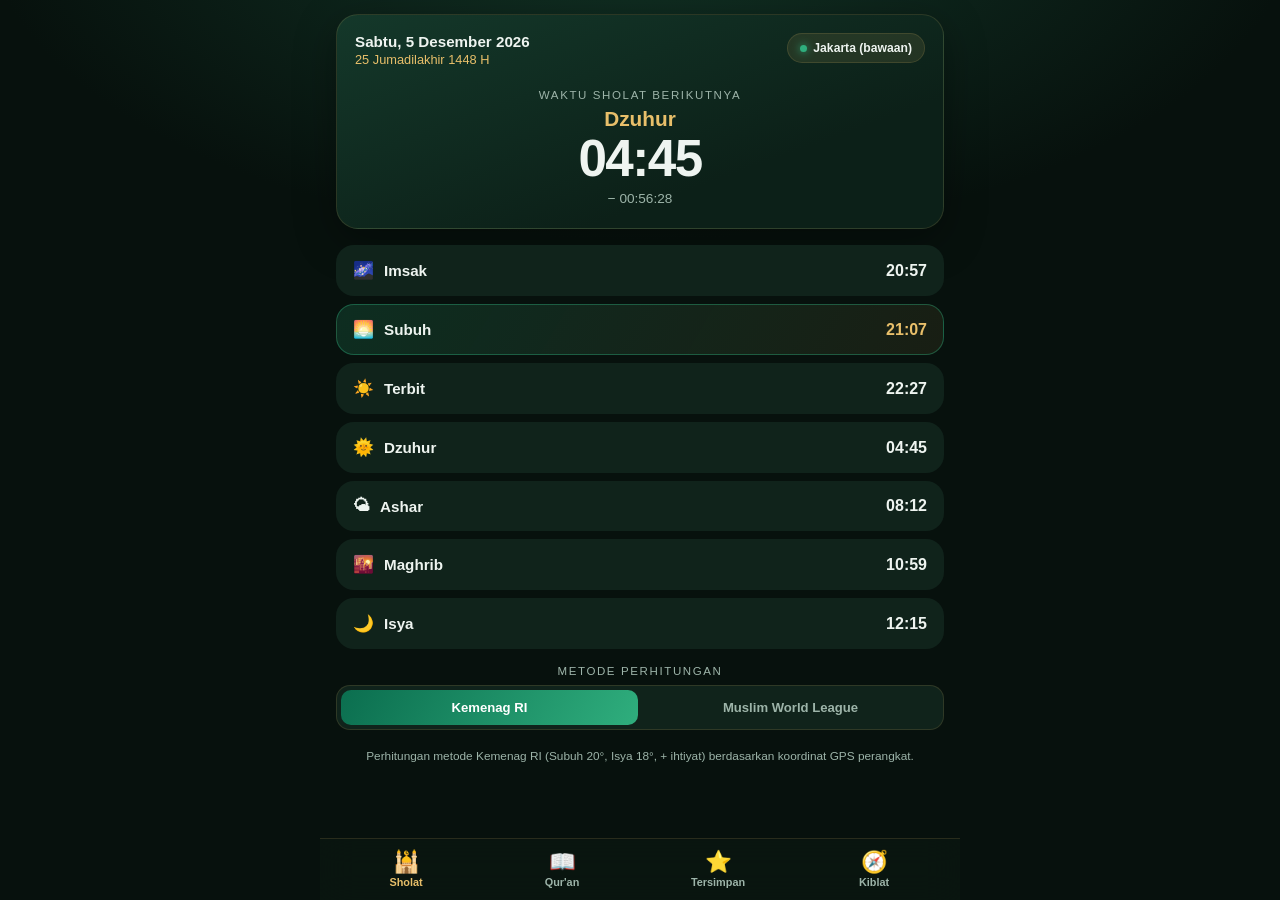
<file: index.html>
<!DOCTYPE html>
<html lang="id">
<head>
  <meta charset="UTF-8" />
  <!-- viewport-fit=cover lets content extend under the notch; pair with safe-area CSS -->
  <meta name="viewport" content="width=device-width, initial-scale=1, viewport-fit=cover, user-scalable=no" />
  <title>Sahabat Muslim</title>

  <!-- PWA / theming -->
  <link rel="manifest" href="manifest.webmanifest" />
  <meta name="theme-color" content="#07281E" />

  <!-- iOS Home Screen behaviour. Declare BOTH the modern and legacy keys. -->
  <meta name="mobile-web-app-capable" content="yes" />
  <meta name="apple-mobile-web-app-capable" content="yes" />
  <meta name="apple-mobile-web-app-status-bar-style" content="black-translucent" />
  <meta name="apple-mobile-web-app-title" content="Muslim" />
  <link rel="apple-touch-icon" href="icons/apple-touch-icon-180.png" />

  <link rel="stylesheet" href="styles.css" />
</head>
<body>
  <main id="app">

    <!-- ══════════ TAB: JADWAL SHOLAT ══════════ -->
    <section id="tab-sholat" class="tab active">
      <header class="hero">
        <div class="hero-top">
          <div>
            <div id="tanggal-masehi" class="tanggal">—</div>
            <div id="tanggal-hijriah" class="tanggal-hijriah"></div>
          </div>
          <button id="btn-lokasi" class="chip" title="Perbarui lokasi">
            <span class="dot"></span><span id="nama-lokasi">Mencari lokasi…</span>
          </button>
        </div>
        <div class="hero-next">
          <div class="hero-label">Waktu sholat berikutnya</div>
          <div id="next-name" class="hero-sholat">—</div>
          <div id="next-time" class="hero-jam">--:--</div>
          <div id="countdown" class="hero-count"></div>
        </div>
      </header>

      <div id="daftar-waktu" class="cards"></div>

      <div class="metode-wrap">
        <div class="metode-label">Metode perhitungan</div>
        <div class="segmen" id="pilih-metode">
          <button class="segbtn" data-metode="kemenag">Kemenag RI</button>
          <button class="segbtn" data-metode="mwl">Muslim World League</button>
        </div>
      </div>

      <p class="catatan" id="catatan-metode"></p>
    </section>

    <!-- ══════════ TAB: AL-QUR'AN ══════════ -->
    <section id="tab-quran" class="tab">
      <!-- daftar surah -->
      <div id="quran-list-view">
        <header class="page-head">
          <h1>Al-Qur'an</h1>
          <p class="subtle">Mushaf Al-Qur'an Standar Usmani Indonesia — Kemenag RI</p>
        </header>
        <button id="btn-lanjut" class="resume hidden"></button>
        <div class="searchwrap">
          <input id="cari-surah" type="search" placeholder="Cari surah… (nama / nomor / arti)"
                 autocomplete="off" />
        </div>
        <div id="daftar-surah" class="surah-list"></div>
      </div>

      <!-- pembaca surah -->
      <div id="quran-reader-view" class="hidden">
        <header class="reader-head">
          <button id="btn-kembali" class="iconbtn" aria-label="Kembali">‹</button>
          <div class="reader-title">
            <div id="reader-nama">—</div>
            <div id="reader-info" class="subtle"></div>
          </div>
          <div class="reader-tools">
            <button id="btn-font-kecil" class="iconbtn" aria-label="Perkecil huruf">A−</button>
            <button id="btn-font-besar" class="iconbtn" aria-label="Perbesar huruf">A+</button>
          </div>
        </header>
        <div class="reader-opts">
          <label><input type="checkbox" id="opt-latin" /> Latin</label>
          <label><input type="checkbox" id="opt-terjemah" checked /> Terjemahan</label>
        </div>
        <div id="basmalah" class="basmalah hidden">بِسْمِ اللّٰهِ الرَّحْمٰنِ الرَّحِيْمِ</div>
        <div id="daftar-ayat" class="ayat-list"></div>
        <div class="reader-nav">
          <button id="btn-prev-surah" class="navbtn">‹ Sebelumnya</button>
          <button id="btn-next-surah" class="navbtn">Berikutnya ›</button>
        </div>
      </div>
    </section>

    <!-- ══════════ TAB: AYAT TERSIMPAN ══════════ -->
    <section id="tab-simpan" class="tab">
      <header class="page-head">
        <h1>Ayat Tersimpan</h1>
        <p class="subtle">Semua ayat yang kamu bookmark dengan ⭐</p>
      </header>
      <div id="daftar-simpan" class="bookmark-list"></div>
      <p id="simpan-kosong" class="catatan hidden">Belum ada ayat tersimpan.
        Buka surah di tab Qur'an lalu ketuk ☆ pada ayat untuk menyimpannya.</p>
    </section>

    <!-- ══════════ TAB: KIBLAT ══════════ -->
    <section id="tab-kiblat" class="tab">
      <header class="page-head">
        <h1>Arah Kiblat</h1>
        <p class="subtle" id="kiblat-info">Menghitung arah dari lokasimu ke Ka'bah…</p>
      </header>

      <div class="compass-wrap">
        <div id="compass-dial" class="compass-dial">
          <div class="tick-n">U</div><div class="tick-e">T</div>
          <div class="tick-s">S</div><div class="tick-w">B</div>
          <div id="qibla-needle" class="qibla-needle">
            <div class="needle-line"></div>
            <div class="needle-kaaba">🕋</div>
          </div>
        </div>
        <div id="heading-readout" class="heading-readout">—</div>
      </div>

      <div id="kiblat-status" class="kiblat-status"></div>
      <button id="btn-kompas" class="bigbtn">Aktifkan Kompas</button>
      <p class="catatan">Jauhkan iPhone dari benda logam/magnet. Gerakkan membentuk angka 8
        untuk kalibrasi bila arah terasa tidak akurat. Arah dihitung dengan lingkaran besar
        (great circle) menuju Ka'bah, Makkah.</p>
    </section>

  </main>

  <!-- tab bar bawah -->
  <nav class="tabbar">
    <button class="tabbtn active" data-tab="tab-sholat">
      <span class="tabicon">🕌</span><span>Sholat</span>
    </button>
    <button class="tabbtn" data-tab="tab-quran">
      <span class="tabicon">📖</span><span>Qur'an</span>
    </button>
    <button class="tabbtn" data-tab="tab-simpan">
      <span class="tabicon">⭐</span><span>Tersimpan</span>
    </button>
    <button class="tabbtn" data-tab="tab-kiblat">
      <span class="tabicon">🧭</span><span>Kiblat</span>
    </button>
  </nav>

  <script src="app.js"></script>
  <script>
    // Register the service worker only in a secure context (HTTPS or
    // localhost). iOS silently refuses SWs on plain-http LAN addresses.
    if ('serviceWorker' in navigator &&
        (location.protocol === 'https:' || location.hostname === 'localhost')) {
      window.addEventListener('load', () => {
        navigator.serviceWorker.register('service-worker.js').catch((err) =>
          console.warn('SW registration failed:', err)
        );
      });
    }
  </script>
</body>
</html>
</file>
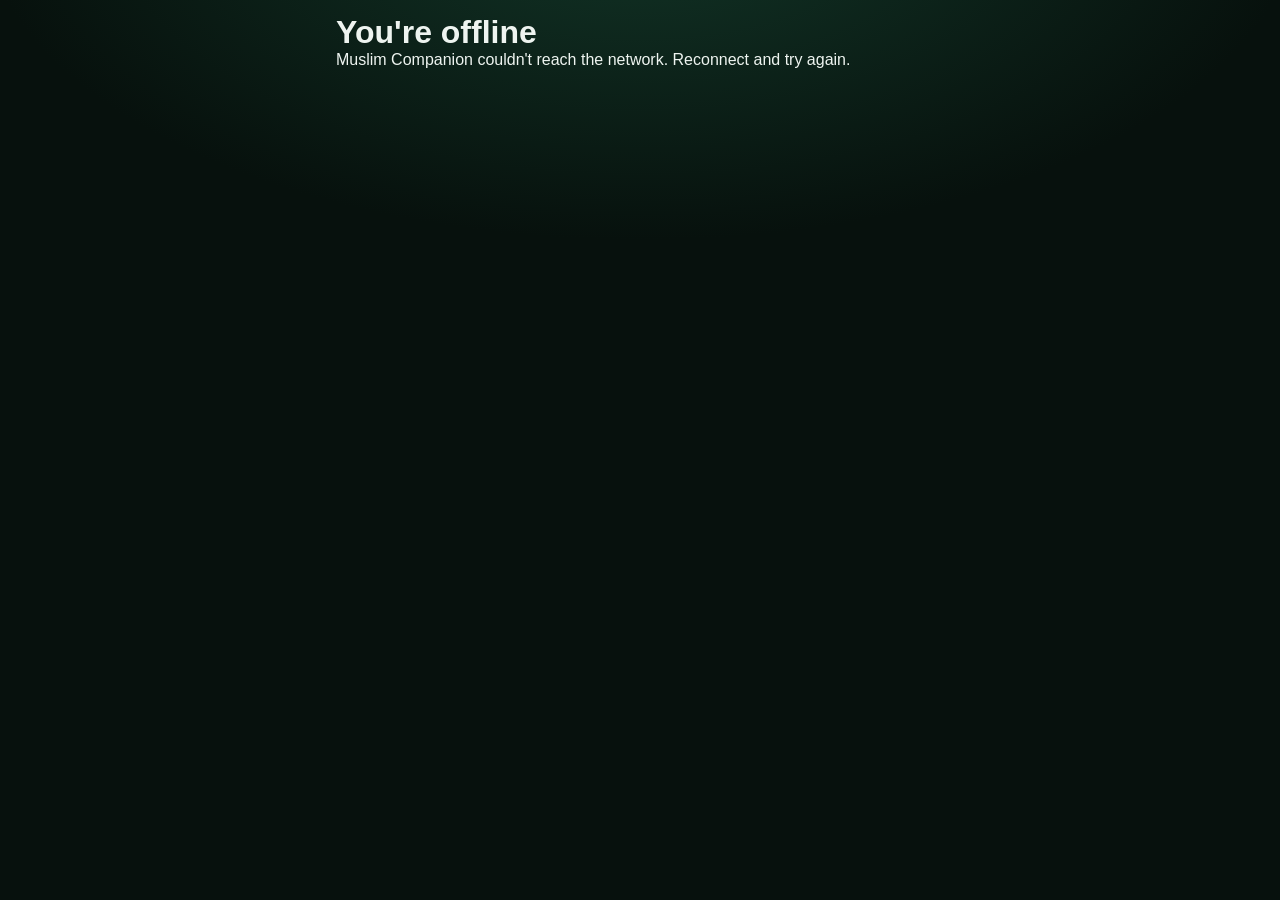
<file: offline.html>
<!DOCTYPE html>
<html lang="en">
<head>
  <meta charset="UTF-8" />
  <meta name="viewport" content="width=device-width, initial-scale=1, viewport-fit=cover" />
  <title>Offline, Muslim Companion</title>
  <link rel="stylesheet" href="styles.css" />
</head>
<body>
  <main id="app">
    <h1>You're offline</h1>
    <p>Muslim Companion couldn't reach the network. Reconnect and try again.</p>
  </main>
</body>
</html>
</file>
<file: styles.css>
/* ── Sahabat Muslim ── tema zamrud gelap + aksen emas ─────────────── */
@font-face {
  font-family: "LPMQ";
  src: url("fonts/LPMQ-Isep-Misbah.woff2") format("woff2");
  font-display: swap;
}

:root {
  --bg: #07110d;
  --bg2: #0b1a14;
  --card: #10231b;
  --card2: #142b21;
  --line: rgba(232, 191, 106, 0.14);
  --teks: #eef4f0;
  --redup: #9db4a9;
  --emas: #e8bf6a;
  --hijau: #2fae7d;
  --hijau-tua: #0b6e4f;
  --radius: 18px;
  --arab-size: 1.75rem;
}

* { margin: 0; padding: 0; box-sizing: border-box; }
html { -webkit-text-size-adjust: 100%; }

body {
  font-family: -apple-system, BlinkMacSystemFont, "SF Pro Text", "Segoe UI", Roboto, sans-serif;
  background:
    radial-gradient(1200px 600px at 50% -10%, #123527 0%, var(--bg) 55%) fixed,
    var(--bg);
  color: var(--teks);
  min-height: 100vh;
  min-height: 100dvh;
  -webkit-font-smoothing: antialiased;
  overscroll-behavior-y: none;
}

#app {
  max-width: 640px;
  margin: 0 auto;
  padding: calc(env(safe-area-inset-top) + 14px) 16px
           calc(env(safe-area-inset-bottom) + 96px);
}

.tab { display: none; }
.tab.active { display: block; animation: fadein .25s ease; }
@keyframes fadein { from { opacity: 0; transform: translateY(6px); } to { opacity: 1; } }

.hidden { display: none !important; }
.subtle { color: var(--redup); font-size: .82rem; }
.catatan {
  color: var(--redup); font-size: .74rem; line-height: 1.5;
  margin-top: 18px; text-align: center; padding: 0 8px;
}

/* ── header halaman ── */
.page-head { padding: 10px 2px 14px; }
.page-head h1 {
  font-size: 1.6rem; font-weight: 800; letter-spacing: -.02em;
  background: linear-gradient(120deg, var(--teks), var(--emas));
  -webkit-background-clip: text; background-clip: text;
  -webkit-text-fill-color: transparent;
}
.page-head .subtle { margin-top: 4px; }

/* ── TAB SHOLAT ── */
.hero {
  background: linear-gradient(160deg, #14382a 0%, #0c2018 70%);
  border: 1px solid var(--line);
  border-radius: 22px;
  padding: 18px 18px 22px;
  box-shadow: 0 12px 40px rgba(0, 0, 0, .35);
}
.hero-top {
  display: flex; justify-content: space-between; align-items: flex-start; gap: 10px;
}
.tanggal { font-weight: 700; font-size: .95rem; }
.tanggal-hijriah { color: var(--emas); font-size: .8rem; margin-top: 2px; }

.chip {
  display: inline-flex; align-items: center; gap: 6px;
  background: rgba(232, 191, 106, .1);
  border: 1px solid var(--line);
  color: var(--teks);
  border-radius: 999px; padding: 7px 12px;
  font-size: .76rem; font-weight: 600;
  max-width: 180px; white-space: nowrap; overflow: hidden; text-overflow: ellipsis;
}
.chip .dot {
  width: 7px; height: 7px; border-radius: 50%;
  background: var(--hijau); flex: none;
  box-shadow: 0 0 8px var(--hijau);
}

.hero-next { text-align: center; margin-top: 22px; }
.hero-label {
  color: var(--redup); font-size: .72rem; text-transform: uppercase;
  letter-spacing: .14em;
}
.hero-sholat { color: var(--emas); font-weight: 800; font-size: 1.3rem; margin-top: 6px; }
.hero-jam {
  font-size: 3.2rem; font-weight: 800; letter-spacing: -.03em;
  font-variant-numeric: tabular-nums; line-height: 1.1;
}
.hero-count { color: var(--redup); font-size: .85rem; margin-top: 4px; font-variant-numeric: tabular-nums; }

.cards { margin-top: 16px; display: grid; gap: 8px; }
.waktu-row {
  display: flex; align-items: center; justify-content: space-between;
  background: var(--card);
  border: 1px solid transparent;
  border-radius: var(--radius);
  padding: 14px 16px;
}
.waktu-row.aktif {
  background: linear-gradient(120deg, rgba(47, 174, 125, .18), rgba(232, 191, 106, .08));
  border-color: rgba(47, 174, 125, .4);
}
.waktu-row.lewat { opacity: .5; }
.waktu-nama { display: flex; align-items: center; gap: 10px; font-weight: 600; font-size: .95rem; }
.waktu-ikon { font-size: 1.05rem; }
.waktu-jam { font-weight: 700; font-variant-numeric: tabular-nums; font-size: 1rem; }
.waktu-row.aktif .waktu-jam { color: var(--emas); }

.metode-wrap { margin-top: 16px; }
.metode-label {
  color: var(--redup); font-size: .72rem; text-transform: uppercase;
  letter-spacing: .14em; text-align: center; margin-bottom: 8px;
}
.segmen {
  display: flex; gap: 4px; padding: 4px;
  background: var(--card); border: 1px solid var(--line); border-radius: 14px;
}
.segbtn {
  flex: 1; border: none; background: none;
  color: var(--redup); font-weight: 600; font-size: .82rem;
  padding: 10px 8px; border-radius: 10px;
}
.segbtn.active {
  background: linear-gradient(120deg, var(--hijau-tua), var(--hijau));
  color: #fff;
}

/* ── TAB QUR'AN ── */
.searchwrap { margin: 4px 0 12px; }
#cari-surah {
  width: 100%; padding: 12px 16px;
  background: var(--card); color: var(--teks);
  border: 1px solid var(--line); border-radius: 14px;
  font-size: .95rem; outline: none;
  -webkit-appearance: none;
}
#cari-surah::placeholder { color: var(--redup); }

.resume {
  width: 100%; text-align: left;
  background: linear-gradient(120deg, rgba(232,191,106,.16), rgba(47,174,125,.1));
  border: 1px solid var(--line); color: var(--teks);
  border-radius: 14px; padding: 12px 16px; margin-bottom: 12px;
  font-size: .88rem; font-weight: 600;
}
.resume small { display: block; color: var(--redup); font-weight: 400; margin-top: 2px; }

.surah-list { display: grid; gap: 8px; }
.surah-item {
  display: flex; align-items: center; gap: 12px;
  background: var(--card); border: 1px solid transparent;
  border-radius: var(--radius); padding: 12px 14px;
  color: var(--teks); text-align: left; width: 100%;
  transition: transform .08s;
}
.surah-item:active { transform: scale(.985); background: var(--card2); }
.surah-no {
  flex: none; width: 38px; height: 38px;
  display: grid; place-items: center;
  background: rgba(232,191,106,.1); color: var(--emas);
  border-radius: 12px; font-weight: 700; font-size: .82rem;
}
.surah-mid { flex: 1; min-width: 0; }
.surah-latin { display: block; font-weight: 700; font-size: .95rem; }
.surah-arti { display: block; color: var(--redup); font-size: .76rem; margin-top: 2px; }
.surah-ar {
  font-family: "LPMQ", "Geeza Pro", serif;
  color: var(--emas); font-size: 1.25rem; flex: none;
}

/* pembaca */
.reader-head {
  position: sticky; top: 0; z-index: 5;
  display: flex; align-items: center; gap: 10px;
  padding: calc(env(safe-area-inset-top) + 6px) 0 10px;
  background: linear-gradient(var(--bg) 75%, transparent);
}
.reader-title { flex: 1; min-width: 0; }
#reader-nama { font-weight: 800; font-size: 1.05rem; }
.reader-tools { display: flex; gap: 6px; }
.iconbtn {
  background: var(--card); color: var(--teks);
  border: 1px solid var(--line); border-radius: 12px;
  min-width: 40px; height: 40px; font-size: 1rem; font-weight: 700;
}
.reader-opts {
  display: flex; gap: 16px; padding: 2px 2px 12px;
  color: var(--redup); font-size: .84rem;
}
.reader-opts label { display: flex; align-items: center; gap: 6px; }
.reader-opts input { accent-color: var(--hijau); width: 17px; height: 17px; }

.basmalah {
  font-family: "LPMQ", "Geeza Pro", serif;
  text-align: center; font-size: 1.7rem; color: var(--emas);
  padding: 10px 0 18px; direction: rtl;
}

.ayat-list { display: grid; gap: 10px; }
.ayat-card {
  background: var(--card); border-radius: var(--radius);
  padding: 14px 16px; border: 1px solid transparent;
}
.ayat-topbar {
  display: flex; align-items: center; justify-content: space-between;
  margin-bottom: 10px;
}
.ayat-no {
  background: rgba(47,174,125,.14); color: var(--hijau);
  font-size: .72rem; font-weight: 700;
  padding: 4px 10px; border-radius: 999px;
}
.btn-star {
  background: none; border: none; color: var(--redup); font-size: 1.25rem;
  padding: 2px 6px; line-height: 1;
}
.btn-star.aktif { color: var(--emas); }

/* daftar bookmark */
.bookmark-list { display: grid; gap: 8px; margin-bottom: 12px; }
.bm-item {
  display: flex; align-items: center; gap: 6px;
  background: var(--card); border: 1px solid var(--line);
  border-radius: 14px; padding: 10px 12px;
}
.bm-main {
  flex: 1; min-width: 0; text-align: left;
  background: none; border: none; color: var(--teks);
}
.bm-judul { display: block; font-weight: 700; font-size: .88rem; }
.bm-cuplikan {
  display: block; color: var(--redup); font-size: .76rem;
  margin-top: 2px; line-height: 1.45;
}
.bm-hapus {
  flex: none; background: none; border: none;
  color: var(--redup); font-size: .95rem; padding: 6px 8px;
}
.ayat-arab {
  font-family: "LPMQ", "Geeza Pro", serif;
  font-size: var(--arab-size); line-height: 2.1;
  direction: rtl; text-align: right;
}
.ayat-latin {
  color: var(--emas); font-size: .82rem; font-style: italic;
  margin-top: 10px; line-height: 1.6;
}
.ayat-id { color: var(--redup); font-size: .86rem; margin-top: 8px; line-height: 1.6; }

.reader-nav { display: flex; gap: 10px; margin-top: 18px; }
.navbtn {
  flex: 1; padding: 13px; border-radius: 14px;
  background: var(--card); color: var(--teks);
  border: 1px solid var(--line); font-weight: 600; font-size: .88rem;
}
.navbtn:disabled { opacity: .35; }

/* ── TAB KIBLAT ── */
.compass-wrap { display: grid; place-items: center; padding: 12px 0 6px; }
.compass-dial {
  position: relative;
  width: min(78vw, 300px); height: min(78vw, 300px);
  border-radius: 50%;
  background:
    radial-gradient(circle at 50% 42%, #17352a 0%, #0c1f17 72%);
  border: 1px solid var(--line);
  box-shadow: inset 0 0 40px rgba(0,0,0,.45), 0 14px 44px rgba(0,0,0,.4);
  transition: transform .12s linear;
}
.compass-dial::after {
  content: ""; position: absolute; inset: 12%;
  border-radius: 50%; border: 1px dashed rgba(232,191,106,.22);
}
.tick-n, .tick-e, .tick-s, .tick-w {
  position: absolute; font-weight: 800; font-size: .85rem; color: var(--redup);
  left: 50%; top: 50%;
}
.tick-n { transform: translate(-50%, -50%) translateY(calc(min(39vw,150px) * -0.82)); color: var(--emas); }
.tick-s { transform: translate(-50%, -50%) translateY(calc(min(39vw,150px) * 0.82)); }
.tick-e { transform: translate(-50%, -50%) translateX(calc(min(39vw,150px) * 0.82)); }
.tick-w { transform: translate(-50%, -50%) translateX(calc(min(39vw,150px) * -0.82)); }

.qibla-needle {
  position: absolute; inset: 0;
  display: grid; place-items: center;
  transform: rotate(var(--rot, 0deg));
  transition: transform .12s linear;
}
.needle-line {
  position: absolute; left: 50%; top: 50%;
  width: 3px; height: 38%;
  background: linear-gradient(to top, transparent, var(--emas));
  transform: translate(-50%, -100%);
  border-radius: 3px;
}
.needle-kaaba {
  position: absolute; left: 50%; top: 50%;
  /* --counter menegakkan glyph: membatalkan rotasi dial + jarum */
  transform: translate(-50%, -50%) translateY(calc(min(39vw,150px) * -0.52))
             rotate(var(--counter, 0deg));
  font-size: 1.7rem;
  filter: drop-shadow(0 2px 8px rgba(232,191,106,.5));
}
.heading-readout {
  margin-top: 14px; font-size: 1.05rem; font-weight: 700;
  font-variant-numeric: tabular-nums; color: var(--emas);
}

.kiblat-status {
  text-align: center; color: var(--redup); font-size: .85rem;
  min-height: 1.4em; margin: 6px 0 12px;
}
.kiblat-status.pas { color: var(--hijau); font-weight: 700; }

.bigbtn {
  display: block; width: 100%;
  background: linear-gradient(120deg, var(--hijau-tua), var(--hijau));
  color: #fff; font-weight: 700; font-size: .95rem;
  border: none; border-radius: 16px; padding: 15px;
  box-shadow: 0 8px 24px rgba(47,174,125,.25);
}
.bigbtn:active { transform: scale(.985); }

/* ── tab bar bawah ── */
.tabbar {
  position: fixed; left: 0; right: 0; bottom: 0; z-index: 20;
  display: flex; justify-content: space-around;
  max-width: 640px; margin: 0 auto;
  background: rgba(10, 22, 16, .82);
  -webkit-backdrop-filter: blur(18px); backdrop-filter: blur(18px);
  border-top: 1px solid var(--line);
  padding: 8px 8px calc(env(safe-area-inset-bottom) + 8px);
}
.tabbtn {
  flex: 1; display: flex; flex-direction: column; align-items: center; gap: 3px;
  background: none; border: none; color: var(--redup);
  font-size: .68rem; font-weight: 600; padding: 4px 0;
}
.tabbtn .tabicon { font-size: 1.35rem; line-height: 1; }
.tabbtn.active { color: var(--emas); }

button { cursor: pointer; -webkit-tap-highlight-color: transparent; font-family: inherit; }
</file>
